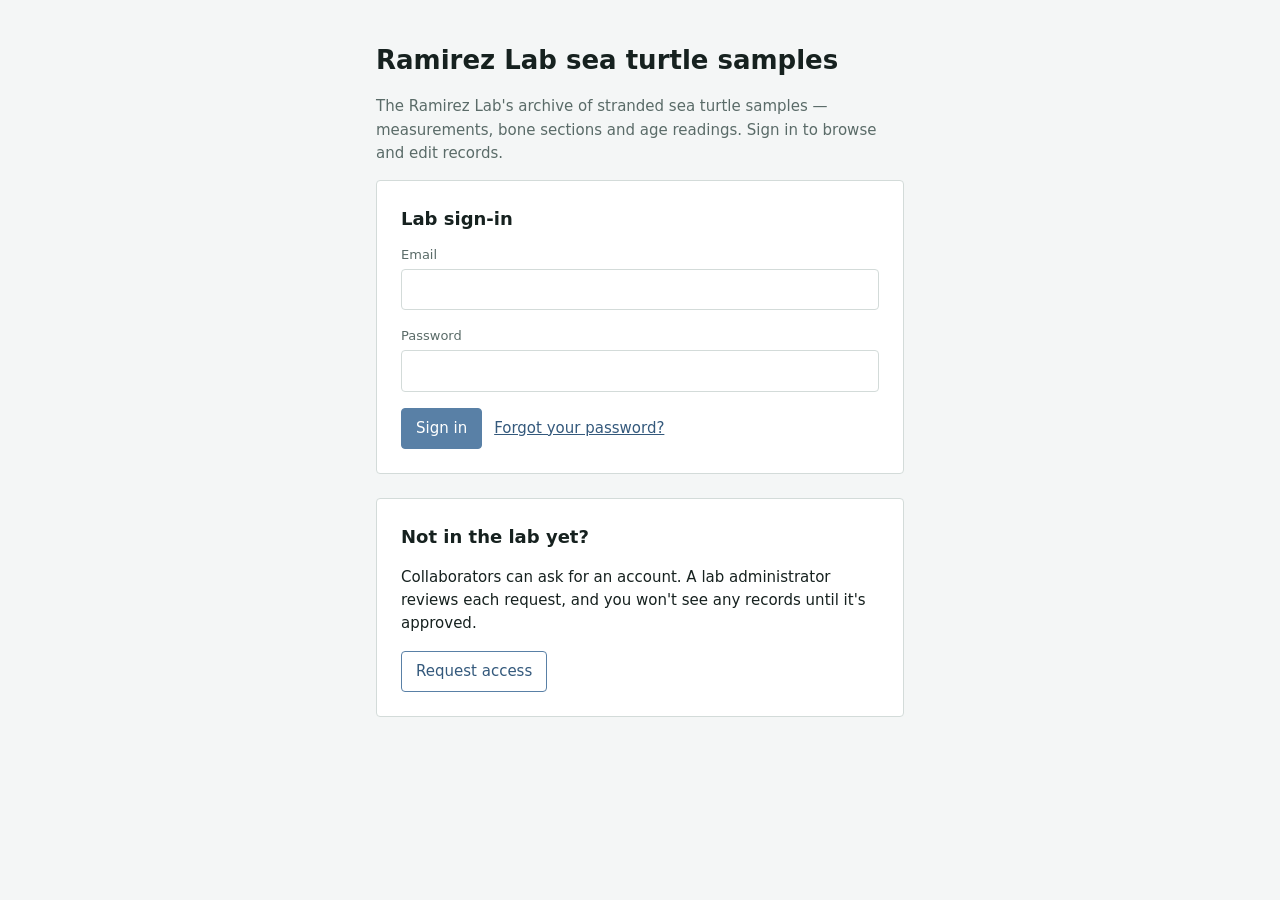
<file: index.html>
<!DOCTYPE html>
<html lang="en">
<head>
<meta charset="utf-8">
<meta name="viewport" content="width=device-width, initial-scale=1">
<title>Sign in · RamirezDB</title>
<link rel="stylesheet" href="assets/styles.css">
</head>
<body>
<header id="shell-header"></header>
<main class="page page-narrow">
  <h1>Ramirez Lab sea turtle samples</h1>
  <p class="lede">
    The Ramirez Lab's archive of stranded sea turtle samples — measurements,
    bone sections and age readings. Sign in to browse and edit records.
  </p>

  <form id="signin" class="card" novalidate>
    <h2>Lab sign-in</h2>
    <div class="field">
      <label for="email">Email</label>
      <input class="input" id="email" name="email" type="email" autocomplete="username" required>
    </div>
    <div class="field">
      <label for="password">Password</label>
      <input class="input" id="password" name="password" type="password" autocomplete="current-password" required>
    </div>
    <div class="captcha" id="captcha"></div>
    <p class="error" id="signin-error" role="alert" hidden></p>
    <div class="row">
      <button class="btn btn-primary" type="submit">Sign in</button>
      <a href="forgot.html">Forgot your password?</a>
    </div>
  </form>

  <section class="card">
    <h2>Not in the lab yet?</h2>
    <p>
      Collaborators can ask for an account. A lab administrator reviews each
      request, and you won't see any records until it's approved.
    </p>
    <a class="btn btn-secondary" href="request-access.html">Request access</a>
  </section>
</main>
<script type="module" src="js/pages/index.js"></script>
</body>
</html>
</file>
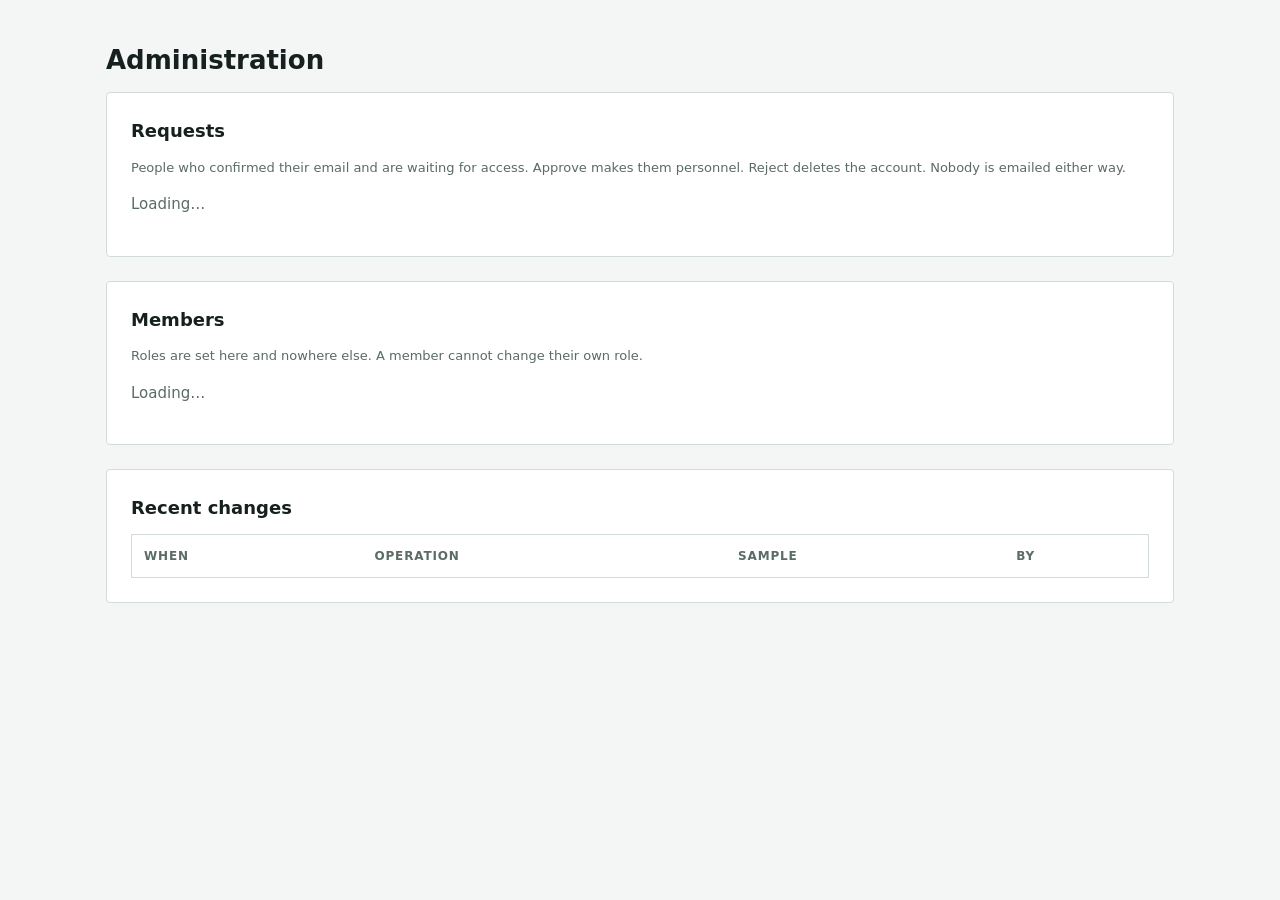
<file: admin.html>
<!DOCTYPE html>
<html lang="en">
<head>
<meta charset="utf-8">
<meta name="viewport" content="width=device-width, initial-scale=1">
<title>Admin · RamirezDB</title>
<link rel="stylesheet" href="assets/styles.css">
</head>
<body>
<header id="shell-header"></header>
<main class="page">
  <h1>Administration</h1>

  <section class="card" id="requests-section">
    <h2>Requests <span class="badge" id="requests-count" hidden></span></h2>
    <p class="hint">
      People who confirmed their email and are waiting for access. Approve makes
      them personnel. Reject deletes the account. Nobody is emailed either way.
    </p>
    <p class="status" id="requests-status" role="status">Loading…</p>
    <table class="table" id="requests" hidden>
      <thead><tr><th>Name</th><th>Affiliation</th><th>Reason</th><th>Requested</th><th></th></tr></thead>
      <tbody></tbody>
    </table>
  </section>

  <section class="card">
    <h2>Members</h2>
    <p class="hint">Roles are set here and nowhere else. A member cannot change their own role.</p>
    <p class="status" id="status" role="status">Loading…</p>
    <table class="table" id="members" hidden>
      <thead><tr><th>Name</th><th>Email</th><th>Role</th><th></th></tr></thead>
      <tbody></tbody>
    </table>
  </section>

  <section class="card">
    <h2>Recent changes</h2>
    <table class="table" id="audit">
      <thead><tr><th>When</th><th>Operation</th><th>Sample</th><th>By</th></tr></thead>
      <tbody></tbody>
    </table>
  </section>
</main>
<script type="module" src="js/pages/admin.js"></script>
</body>
</html>
</file>
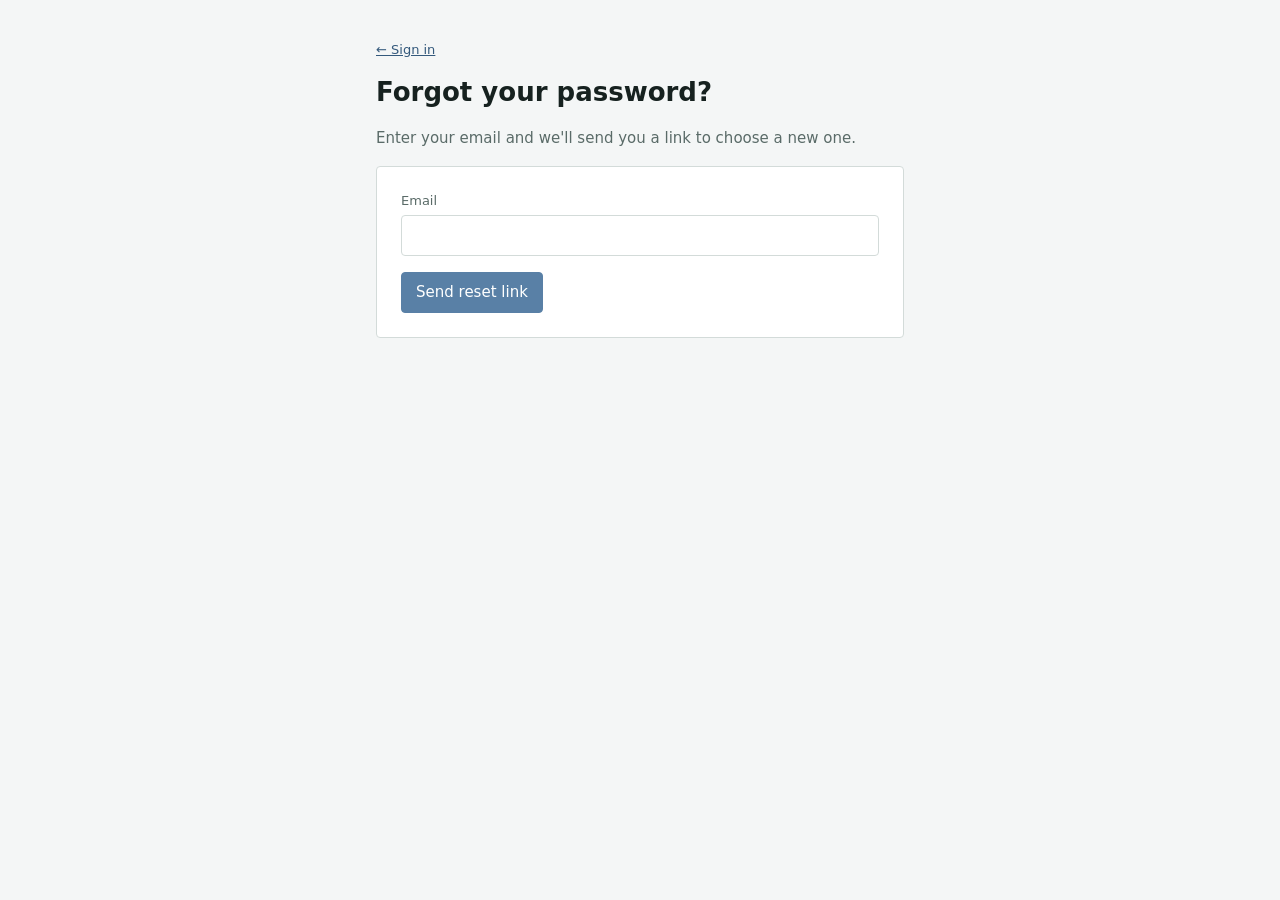
<file: forgot.html>
<!DOCTYPE html>
<html lang="en">
<head>
<meta charset="utf-8">
<meta name="viewport" content="width=device-width, initial-scale=1">
<title>Forgot password · RamirezDB</title>
<link rel="stylesheet" href="assets/styles.css">
</head>
<body>
<header id="shell-header"></header>
<main class="page page-narrow">
  <p class="crumb"><a href="index.html">← Sign in</a></p>
  <h1>Forgot your password?</h1>
  <p class="lede">Enter your email and we'll send you a link to choose a new one.</p>

  <form id="forgot" class="card" novalidate>
    <div class="field">
      <label for="email">Email</label>
      <input class="input" id="email" name="email" type="email" autocomplete="username" required>
    </div>
    <div class="captcha" id="captcha"></div>
    <p class="error" id="forgot-error" role="alert" hidden></p>
    <button class="btn btn-primary" type="submit">Send reset link</button>
  </form>

  <section class="card" id="sent" hidden>
    <h2>Check your email</h2>
    <p>
      If <strong id="sent-email"></strong> has an account, a reset link is on
      its way. It works once and expires after an hour.
    </p>
  </section>
</main>
<script type="module" src="js/pages/forgot.js"></script>
</body>
</html>
</file>
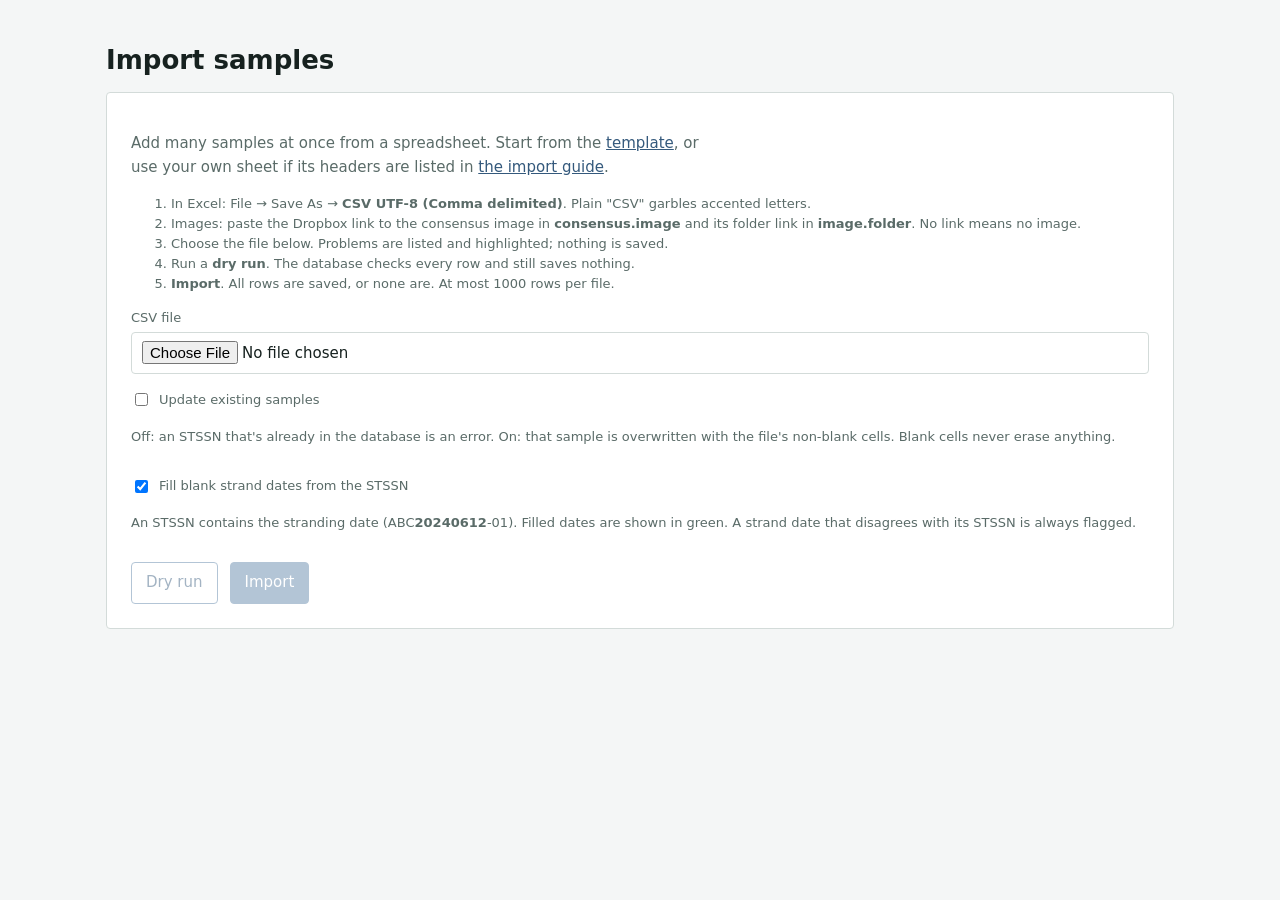
<file: import.html>
<!DOCTYPE html>
<html lang="en">
<head>
<meta charset="utf-8">
<meta name="viewport" content="width=device-width, initial-scale=1">
<title>Import · RamirezDB</title>
<link rel="stylesheet" href="assets/styles.css">
</head>
<body>
<header id="shell-header"></header>
<main class="page">
  <h1>Import samples</h1>

  <section class="card">
    <p class="lede">
      Add many samples at once from a spreadsheet. Start from the
      <a href="assets/import-template.csv" download>template</a>, or use your own
      sheet if its headers are listed in
      <a href="https://github.com/sterlingandrew/RamirezDB/blob/main/docs/import.md">the import guide</a>.
    </p>
    <ol class="hint">
      <li>In Excel: File → Save As → <strong>CSV UTF-8 (Comma delimited)</strong>. Plain "CSV" garbles accented letters.</li>
      <li>Images: paste the Dropbox link to the consensus image in <strong>consensus.image</strong> and its folder link in <strong>image.folder</strong>. No link means no image.</li>
      <li>Choose the file below. Problems are listed and highlighted; nothing is saved.</li>
      <li>Run a <strong>dry run</strong>. The database checks every row and still saves nothing.</li>
      <li><strong>Import</strong>. All rows are saved, or none are. At most 1000 rows per file.</li>
    </ol>

    <div class="field">
      <label for="file">CSV file</label>
      <input class="input" id="file" type="file" accept=".csv,text/csv">
    </div>
    <div class="field">
      <label class="check">
        <input type="checkbox" id="update-existing">
        Update existing samples
      </label>
      <p class="hint">
        Off: an STSSN that's already in the database is an error. On: that sample is
        overwritten with the file's non-blank cells. Blank cells never erase anything.
      </p>
    </div>

    <div class="field">
      <label class="check">
        <input type="checkbox" id="fill-dates" checked>
        Fill blank strand dates from the STSSN
      </label>
      <p class="hint">
        An STSSN contains the stranding date (ABC<strong>20240612</strong>-01). Filled dates are
        shown in green. A strand date that disagrees with its STSSN is always flagged.
      </p>
    </div>

    <div class="error" id="fatal" role="alert" hidden></div>
    <p class="hint" id="summary"></p>
    <p class="status" id="status" role="status"></p>
    <p class="result" id="result" role="status" hidden></p>

    <div class="row">
      <button class="btn btn-secondary" id="dry-run" type="button" disabled>Dry run</button>
      <button class="btn btn-primary" id="commit" type="button" disabled>Import</button>
    </div>
  </section>

  <section class="card" id="errors-section" hidden>
    <h2 id="errors-heading">Problems</h2>
    <ul class="problems" id="errors"></ul>
  </section>

  <section class="card" id="fixes-section" hidden>
    <details>
      <summary id="fixes-summary">Automatic fixes</summary>
      <p class="hint">
        STSSN repairs come from the lab's ID tool: two-digit years become four
        (ABC990612-01 → ABC19990612-01), underscores become dashes, stray spaces
        go. Start an ID with * to keep it exactly as written.
      </p>
      <ul class="problems" id="fixes"></ul>
    </details>
  </section>

  <section class="card" id="preview-section" hidden>
    <h2>Preview</h2>
    <p class="hint" id="preview-note"></p>
    <div class="table-wrap">
      <table class="table" id="preview"><thead></thead><tbody></tbody></table>
    </div>
  </section>
</main>
<script type="module" src="js/pages/import.js"></script>
</body>
</html>
</file>
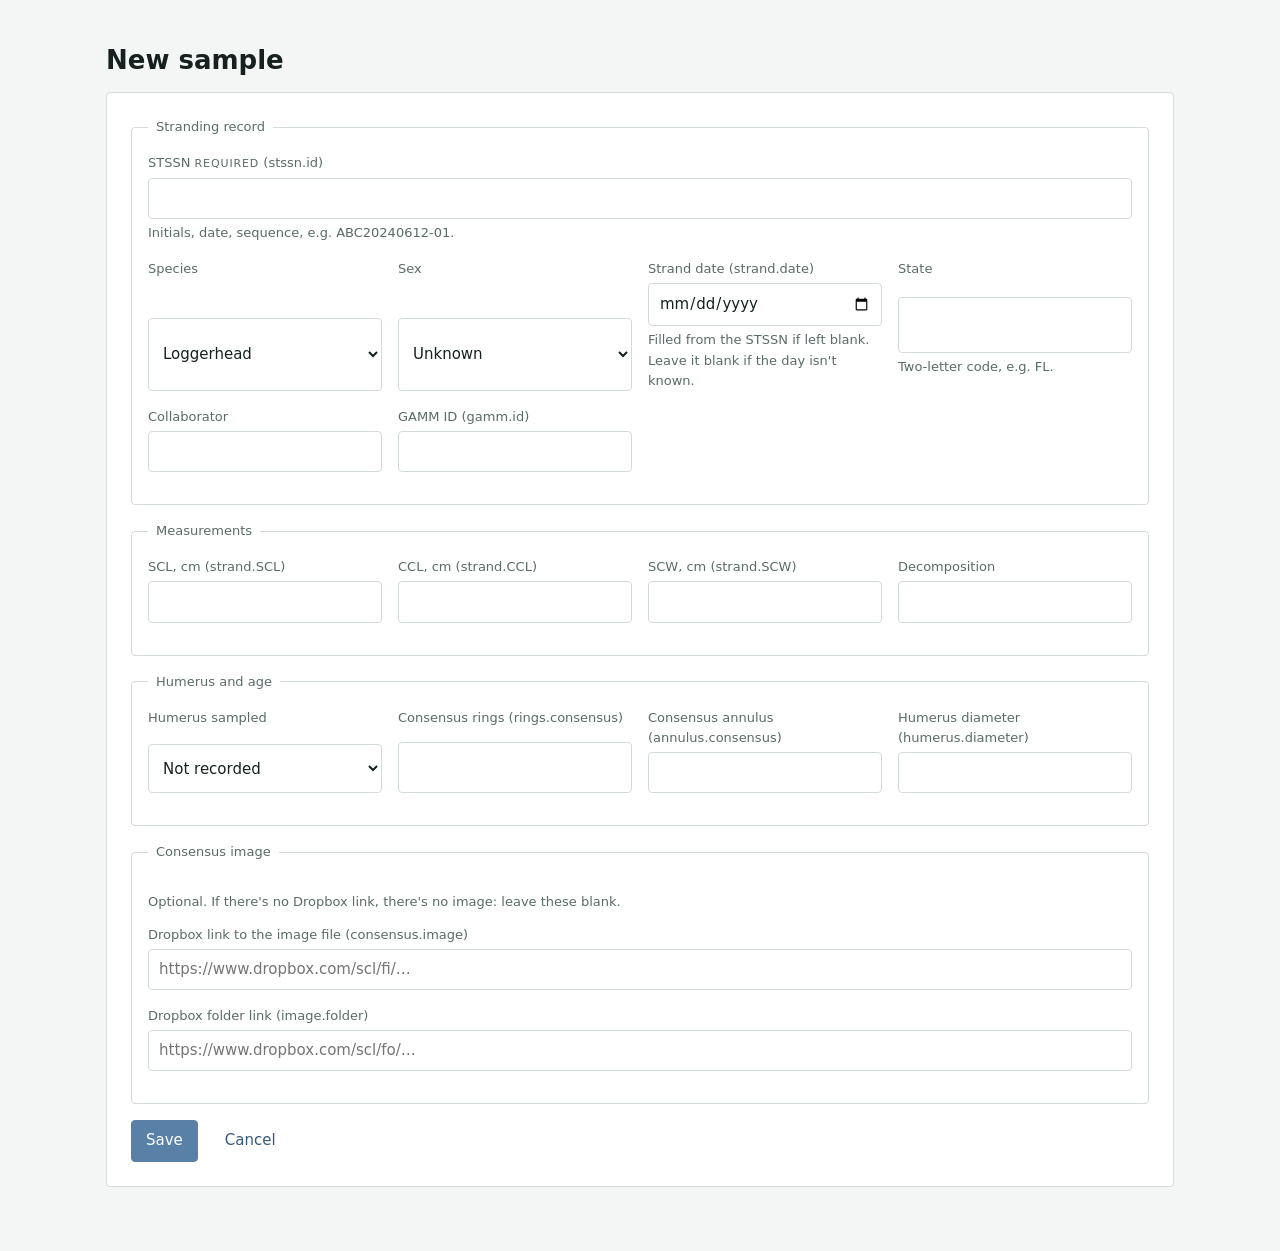
<file: new-sample.html>
<!DOCTYPE html>
<html lang="en">
<head>
<meta charset="utf-8">
<meta name="viewport" content="width=device-width, initial-scale=1">
<title>New sample · RamirezDB</title>
<link rel="stylesheet" href="assets/styles.css">
</head>
<body>
<header id="shell-header"></header>
<main class="page">
  <h1>New sample</h1>

  <!-- Every sample column the CSV import accepts, with the template's names in
       brackets, so the form, the template and the detail page match. Each
       field is checked by the import's own rules (js/import-rules.js) when you
       leave it: errors in red, warnings in grey, automatic fixes in green. -->
  <form id="new-sample" class="card" novalidate>
    <fieldset class="fieldset">
      <legend>Stranding record</legend>
      <div class="form-grid">
        <div class="field field-wide">
          <label for="stssn">STSSN <span class="req">required</span> <span class="hint">(stssn.id)</span></label>
          <input class="input" id="stssn" name="stssn" maxlength="25" required autocomplete="off">
          <p class="hint field-msg" data-for="stssn">Initials, date, sequence, e.g. ABC20240612-01.</p>
        </div>
        <div class="field">
          <label for="species">Species</label>
          <select class="input" id="species" name="species">
            <option value="cc">Loggerhead</option>
            <option value="cm">Green</option>
            <option value="dc">Leatherback</option>
            <option value="ei">Hawksbill</option>
            <option value="lk">Kemp's ridley</option>
            <option value="u">Unknown</option>
          </select>
        </div>
        <div class="field">
          <label for="sex">Sex</label>
          <select class="input" id="sex" name="sex">
            <option value="u">Unknown</option>
            <option value="f">Female</option>
            <option value="m">Male</option>
          </select>
        </div>
        <div class="field">
          <label for="strand_date">Strand date <span class="hint">(strand.date)</span></label>
          <input class="input" id="strand_date" name="strand_date" type="date">
          <p class="hint field-msg" data-for="strand_date">Filled from the STSSN if left blank. Leave it blank if the day isn't known.</p>
        </div>
        <div class="field">
          <label for="state">State</label>
          <input class="input" id="state" name="state" maxlength="6" autocomplete="off">
          <p class="hint field-msg" data-for="state">Two-letter code, e.g. FL.</p>
        </div>
        <div class="field">
          <label for="collaborator">Collaborator</label>
          <input class="input" id="collaborator" name="collaborator" maxlength="255">
          <p class="hint field-msg" data-for="collaborator"></p>
        </div>
        <div class="field">
          <label for="gamm_id">GAMM ID <span class="hint">(gamm.id)</span></label>
          <input class="input" id="gamm_id" name="gamm_id">
          <p class="hint field-msg" data-for="gamm_id"></p>
        </div>
      </div>
    </fieldset>

    <fieldset class="fieldset">
      <legend>Measurements</legend>
      <div class="form-grid">
        <div class="field">
          <label for="strand_scl">SCL, cm <span class="hint">(strand.SCL)</span></label>
          <input class="input" id="strand_scl" name="strand_scl" inputmode="decimal">
          <p class="hint field-msg" data-for="strand_scl"></p>
        </div>
        <div class="field">
          <label for="strand_ccl">CCL, cm <span class="hint">(strand.CCL)</span></label>
          <input class="input" id="strand_ccl" name="strand_ccl" inputmode="decimal">
          <p class="hint field-msg" data-for="strand_ccl"></p>
        </div>
        <div class="field">
          <label for="strand_scw">SCW, cm <span class="hint">(strand.SCW)</span></label>
          <input class="input" id="strand_scw" name="strand_scw" inputmode="decimal">
          <p class="hint field-msg" data-for="strand_scw"></p>
        </div>
        <div class="field">
          <label for="decomposition">Decomposition</label>
          <input class="input" id="decomposition" name="decomposition" inputmode="numeric">
          <p class="hint field-msg" data-for="decomposition"></p>
        </div>
      </div>
    </fieldset>

    <fieldset class="fieldset">
      <legend>Humerus and age</legend>
      <div class="form-grid">
        <div class="field">
          <label for="processed_bone">Humerus sampled</label>
          <select class="input" id="processed_bone" name="processed_bone">
            <option value="">Not recorded</option>
            <option value="left">Left</option>
            <option value="right">Right</option>
            <option value="left &amp; right">Left &amp; right</option>
            <option value="unknown">Unknown</option>
          </select>
        </div>
        <div class="field">
          <label for="rings_consensus">Consensus rings <span class="hint">(rings.consensus)</span></label>
          <input class="input" id="rings_consensus" name="rings_consensus" inputmode="numeric">
          <p class="hint field-msg" data-for="rings_consensus"></p>
        </div>
        <div class="field">
          <label for="annulus_consensus">Consensus annulus <span class="hint">(annulus.consensus)</span></label>
          <input class="input" id="annulus_consensus" name="annulus_consensus" inputmode="decimal">
          <p class="hint field-msg" data-for="annulus_consensus"></p>
        </div>
        <div class="field">
          <label for="humerus_diameter">Humerus diameter <span class="hint">(humerus.diameter)</span></label>
          <input class="input" id="humerus_diameter" name="humerus_diameter" inputmode="decimal">
          <p class="hint field-msg" data-for="humerus_diameter"></p>
        </div>
      </div>
    </fieldset>

    <!-- No `name` on these two, so they're not sample columns. -->
    <fieldset class="fieldset" id="image-fields">
      <legend>Consensus image</legend>
      <p class="hint">Optional. If there's no Dropbox link, there's no image: leave these blank.</p>
      <div class="form-grid">
        <div class="field field-wide">
          <label for="image_link">Dropbox link to the image file <span class="hint">(consensus.image)</span></label>
          <input class="input" id="image_link" type="url" maxlength="2083"
                 placeholder="https://www.dropbox.com/scl/fi/…">
          <p class="hint field-msg" data-for="image_link"></p>
        </div>
        <div class="field field-wide">
          <label for="image_folder_link">Dropbox folder link <span class="hint">(image.folder)</span></label>
          <input class="input" id="image_folder_link" type="url" maxlength="2083"
                 placeholder="https://www.dropbox.com/scl/fo/…">
          <p class="hint field-msg" data-for="image_folder_link"></p>
        </div>
      </div>
    </fieldset>

    <p class="error" id="form-error" hidden></p>
    <div class="row">
      <button class="btn btn-primary" type="submit">Save</button>
      <a class="btn btn-ghost" href="samples.html">Cancel</a>
    </div>
  </form>
</main>
<script type="module" src="js/pages/new-sample.js"></script>
</body>
</html>
</file>
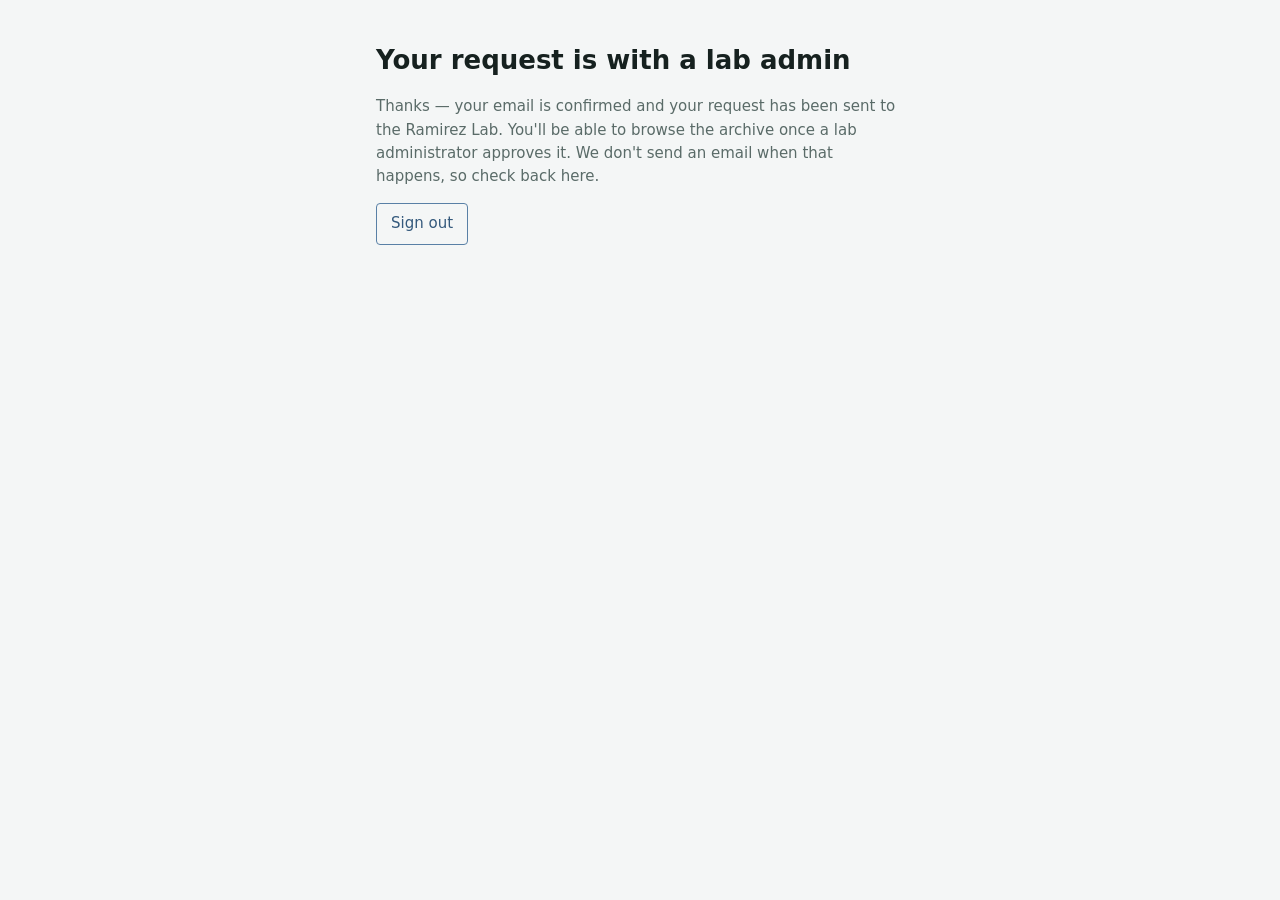
<file: pending.html>
<!DOCTYPE html>
<html lang="en">
<head>
<meta charset="utf-8">
<meta name="viewport" content="width=device-width, initial-scale=1">
<title>Request pending · RamirezDB</title>
<link rel="stylesheet" href="assets/styles.css">
</head>
<body>
<header id="shell-header"></header>
<main class="page page-narrow">
  <h1>Your request is with a lab admin</h1>
  <p class="lede">
    Thanks — your email is confirmed and your request has been sent to the
    Ramirez Lab. You'll be able to browse the archive once a lab administrator
    approves it. We don't send an email when that happens, so check back here.
  </p>

  <section class="card" id="details" hidden>
    <h2>What you sent</h2>
    <dl class="pairs">
      <dt>Name</dt><dd id="d-name"></dd>
      <dt>Email</dt><dd id="d-email"></dd>
      <dt>Affiliation</dt><dd id="d-affiliation"></dd>
      <dt>Reason</dt><dd id="d-reason" class="prewrap"></dd>
      <dt>Requested</dt><dd id="d-date"></dd>
    </dl>
  </section>

  <p><button class="btn btn-secondary" id="sign-out" type="button">Sign out</button></p>
</main>
<script type="module" src="js/pages/pending.js"></script>
</body>
</html>
</file>
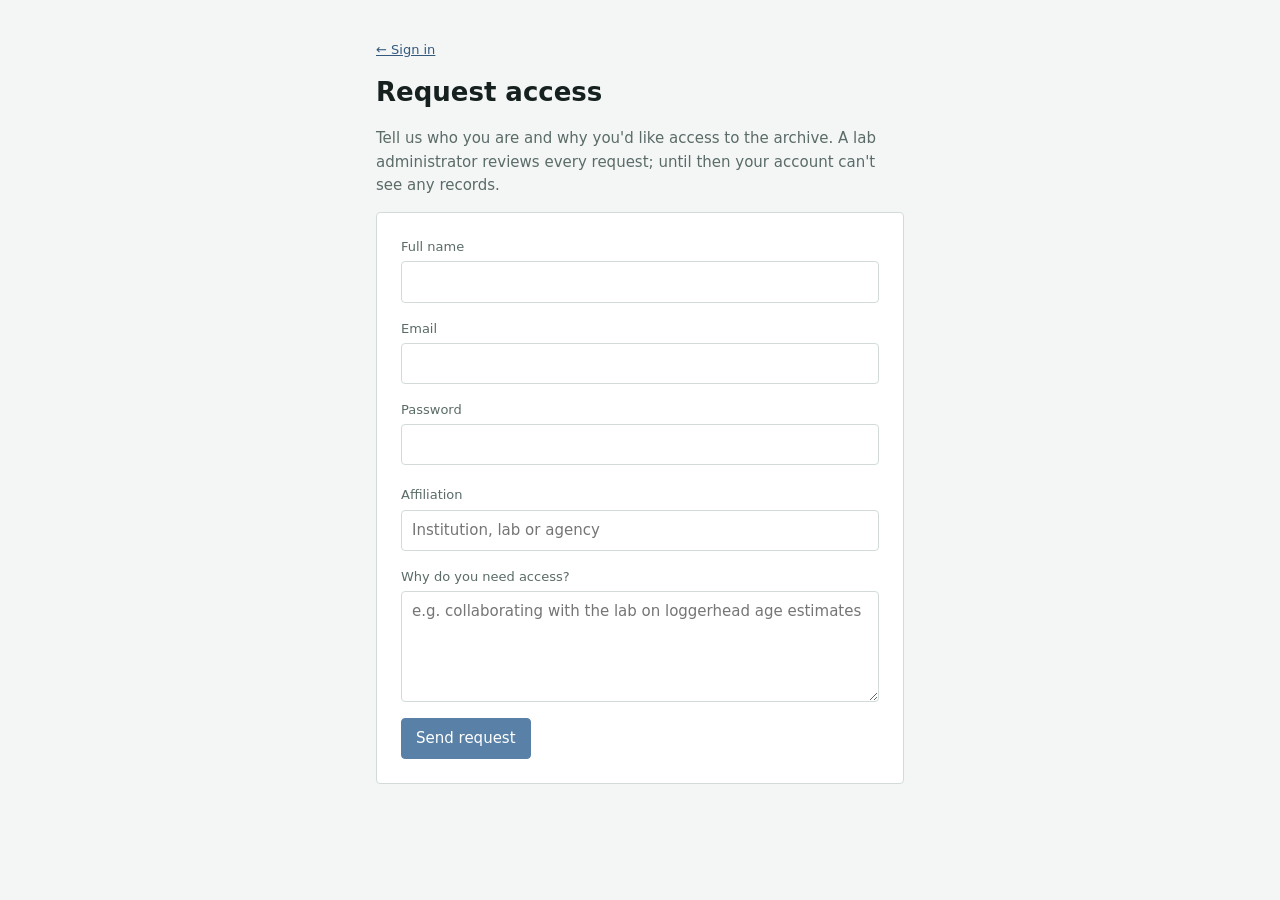
<file: request-access.html>
<!DOCTYPE html>
<html lang="en">
<head>
<meta charset="utf-8">
<meta name="viewport" content="width=device-width, initial-scale=1">
<title>Request access · RamirezDB</title>
<link rel="stylesheet" href="assets/styles.css">
</head>
<body>
<header id="shell-header"></header>
<main class="page page-narrow">
  <p class="crumb"><a href="index.html">← Sign in</a></p>
  <h1>Request access</h1>
  <p class="lede">
    Tell us who you are and why you'd like access to the archive. A lab
    administrator reviews every request; until then your account can't see any
    records.
  </p>

  <form id="request" class="card" novalidate>
    <div class="field">
      <label for="full_name">Full name</label>
      <input class="input" id="full_name" name="full_name" autocomplete="name" maxlength="200" required>
    </div>
    <div class="field">
      <label for="email">Email</label>
      <input class="input" id="email" name="email" type="email" autocomplete="email" required>
    </div>
    <div class="field">
      <label for="password">Password</label>
      <input class="input" id="password" name="password" type="password" autocomplete="new-password" required>
      <span class="hint" id="password-hint"></span>
    </div>
    <div class="field">
      <label for="affiliation">Affiliation</label>
      <input class="input" id="affiliation" name="affiliation" maxlength="200"
             placeholder="Institution, lab or agency" required>
    </div>
    <div class="field">
      <label for="reason">Why do you need access?</label>
      <textarea class="input" id="reason" name="reason" rows="4" maxlength="2000"
                placeholder="e.g. collaborating with the lab on loggerhead age estimates" required></textarea>
    </div>
    <div class="captcha" id="captcha"></div>
    <p class="error" id="request-error" role="alert" hidden></p>
    <button class="btn btn-primary" type="submit">Send request</button>
  </form>

  <section class="card" id="sent" hidden>
    <h2>Check your email</h2>
    <p>
      We've sent a confirmation link to <strong id="sent-email"></strong>.
      Click it to send your request to the Ramirez Lab. If it doesn't arrive in
      a few minutes, check your spam folder.
    </p>
  </section>
</main>
<script type="module" src="js/pages/request-access.js"></script>
</body>
</html>
</file>
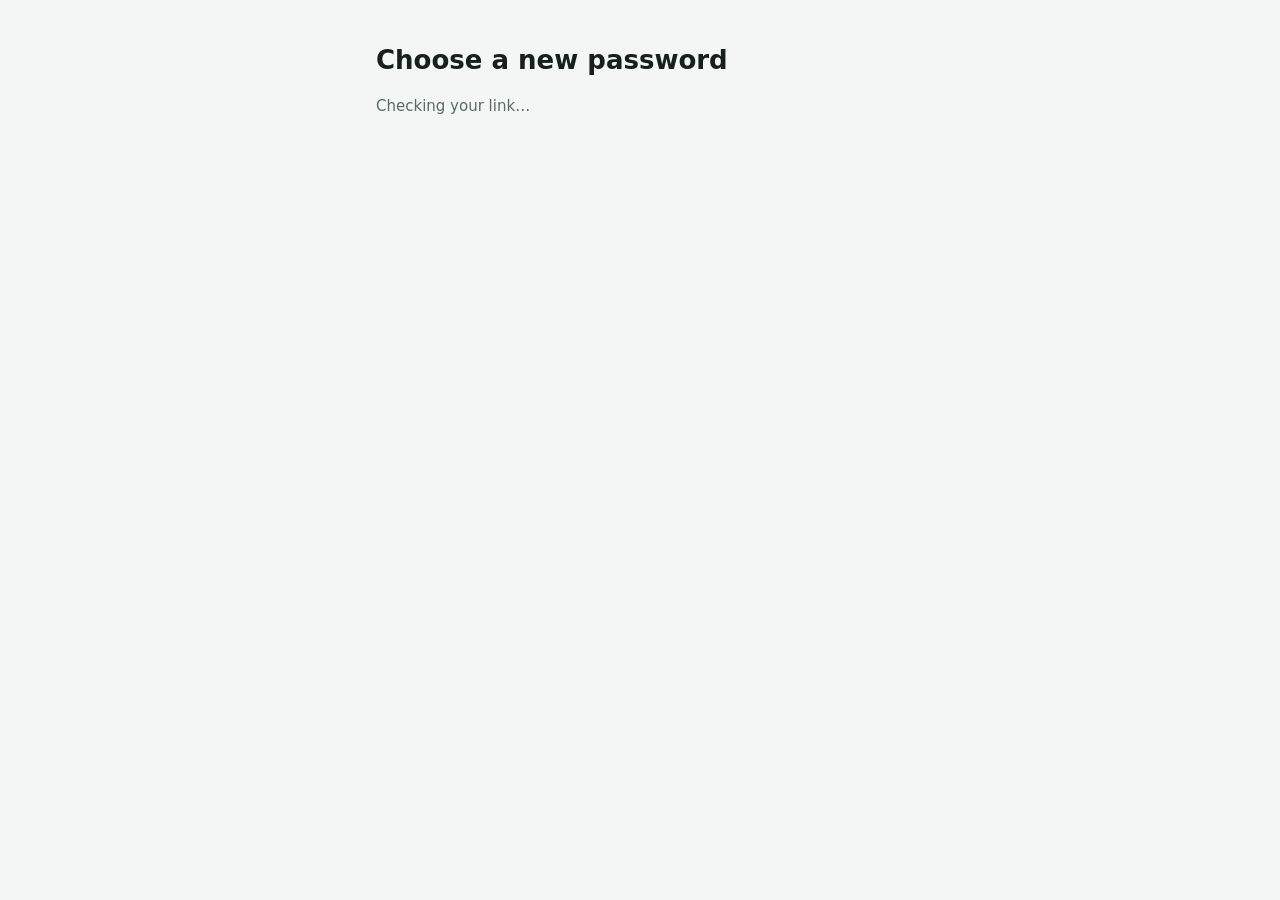
<file: reset.html>
<!DOCTYPE html>
<html lang="en">
<head>
<meta charset="utf-8">
<meta name="viewport" content="width=device-width, initial-scale=1">
<title>Choose a new password · RamirezDB</title>
<link rel="stylesheet" href="assets/styles.css">
</head>
<body>
<header id="shell-header"></header>
<main class="page page-narrow">
  <h1>Choose a new password</h1>
  <p class="status" id="status" role="status">Checking your link…</p>

  <form id="reset" class="card" novalidate hidden>
    <div class="field">
      <label for="password">New password</label>
      <input class="input" id="password" name="password" type="password" autocomplete="new-password" required>
      <span class="hint" id="password-hint"></span>
    </div>
    <div class="field">
      <label for="confirm">Type it again</label>
      <input class="input" id="confirm" name="confirm" type="password" autocomplete="new-password" required>
    </div>
    <p class="error" id="reset-error" role="alert" hidden></p>
    <button class="btn btn-primary" type="submit">Save password</button>
  </form>
</main>
<!-- Runs before the modules: the Supabase client may clear the hash while it reads it. -->
<script>window.RESET_HASH = location.hash;</script>
<script type="module" src="js/pages/reset.js"></script>
</body>
</html>
</file>
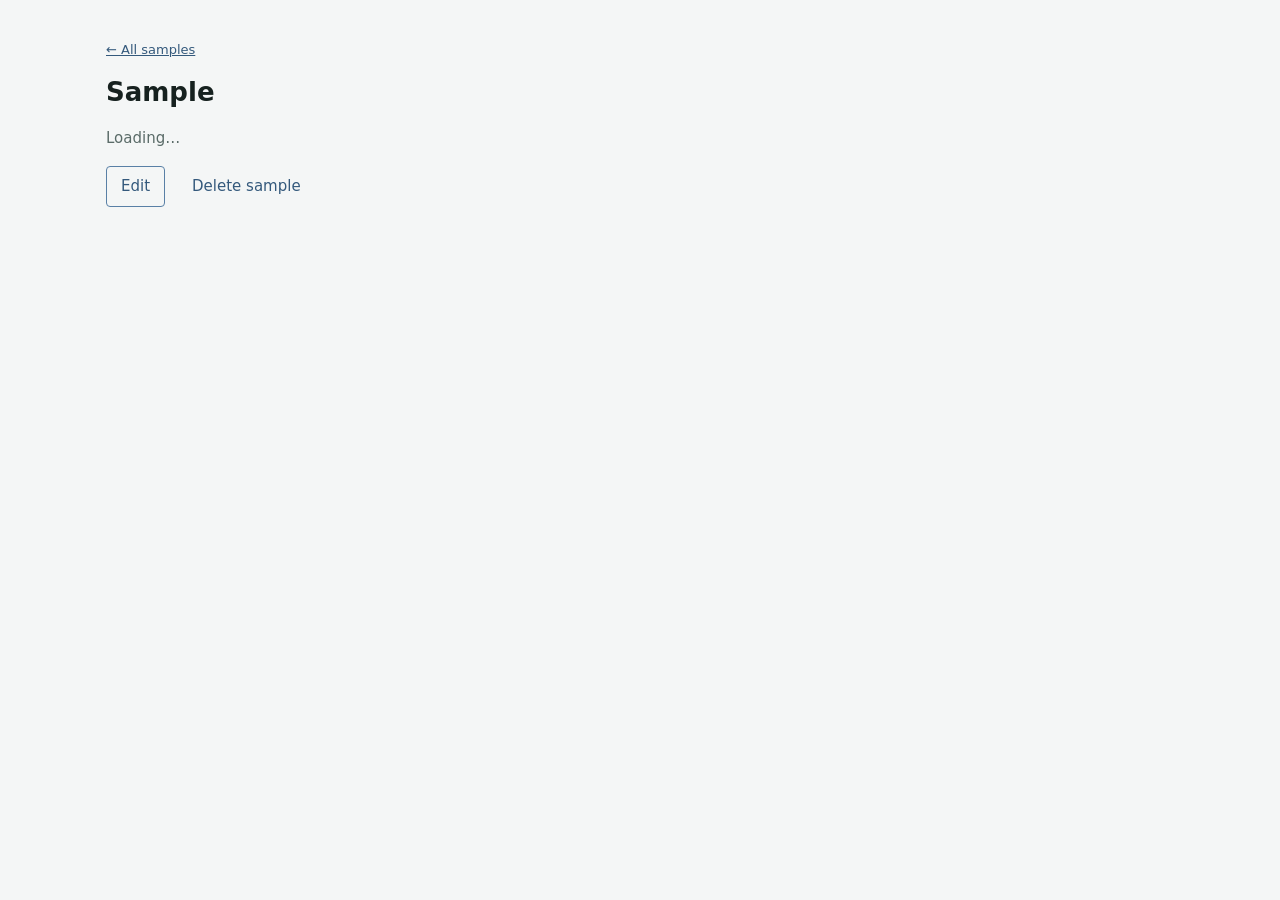
<file: sample.html>
<!DOCTYPE html>
<html lang="en">
<head>
<meta charset="utf-8">
<meta name="viewport" content="width=device-width, initial-scale=1">
<title>Sample · RamirezDB</title>
<link rel="stylesheet" href="assets/styles.css">
</head>
<body>
<header id="shell-header"></header>
<main class="page">
  <p class="crumb"><a href="samples.html">← All samples</a></p>
  <h1 id="title">Sample</h1>
  <p class="status" id="status" role="status">Loading…</p>
  <p class="result" id="flash" role="status" hidden></p>

  <section class="card" id="core" hidden>
    <h2>Stranding record</h2>
    <dl class="pairs" id="core-pairs"></dl>
  </section>

  <!-- Child tables. js/pages/sample.js fills each one from the same spec:
       a table, an Edit/Delete cell per row, and an inline Add form. -->
  <section class="card child" id="alt-ids" hidden></section>
  <section class="card child" id="readings" hidden></section>
  <section class="card child" id="extras" hidden></section>
  <section class="card child" id="notes" hidden></section>

  <section class="card" id="images" hidden>
    <h2>Consensus images</h2>
    <p class="hint" id="images-empty" hidden>No images.</p>
    <div class="thumbs" id="thumbs"></div>
    <form class="inline-form" id="upload" hidden>
      <div class="field">
        <label for="upload-file">Add an image (JPEG, PNG or WebP, up to 50 MB)</label>
        <input class="input" id="upload-file" name="file" type="file"
               accept="image/jpeg,image/png,image/webp" required>
      </div>
      <div class="row">
        <button class="btn btn-primary" type="submit">Upload</button>
      </div>
      <p class="error" role="alert" hidden></p>
    </form>
    <form class="inline-form" id="add-link" hidden>
      <p class="hint">Or paste its Dropbox link: the file is copied into secure storage, where only personnel and admins can see it. If there's no link, there's no image.</p>
      <div class="inline-grid">
        <div class="field">
          <label for="link-file">Dropbox link to the image file</label>
          <input class="input" id="link-file" name="link" type="url" maxlength="2083" required
                 placeholder="https://www.dropbox.com/scl/fi/…">
        </div>
        <div class="field">
          <label for="link-folder">Dropbox folder link (optional)</label>
          <input class="input" id="link-folder" name="folder" type="url" maxlength="2083"
                 placeholder="https://www.dropbox.com/scl/fo/…">
        </div>
      </div>
      <div class="row">
        <button class="btn btn-secondary" type="submit">Add link</button>
      </div>
      <p class="error" role="alert" hidden></p>
    </form>
  </section>

  <section class="card" id="history" hidden>
    <h2>History</h2>
    <p class="hint">The latest changes to this sample and its child records. Only admins see this.</p>
    <div class="table-wrap">
      <table class="table">
        <thead><tr><th>When</th><th>Who</th><th>Change</th></tr></thead>
        <tbody></tbody>
      </table>
    </div>
  </section>

  <p class="row" id="actions" hidden>
    <a class="btn btn-secondary" id="edit-link" href="#">Edit</a>
    <button class="btn btn-ghost" id="delete-sample" type="button" hidden>Delete sample</button>
  </p>

  <section class="card danger-zone" id="delete-panel" hidden aria-live="polite"></section>
</main>
<script type="module" src="js/pages/sample.js"></script>
</body>
</html>
</file>
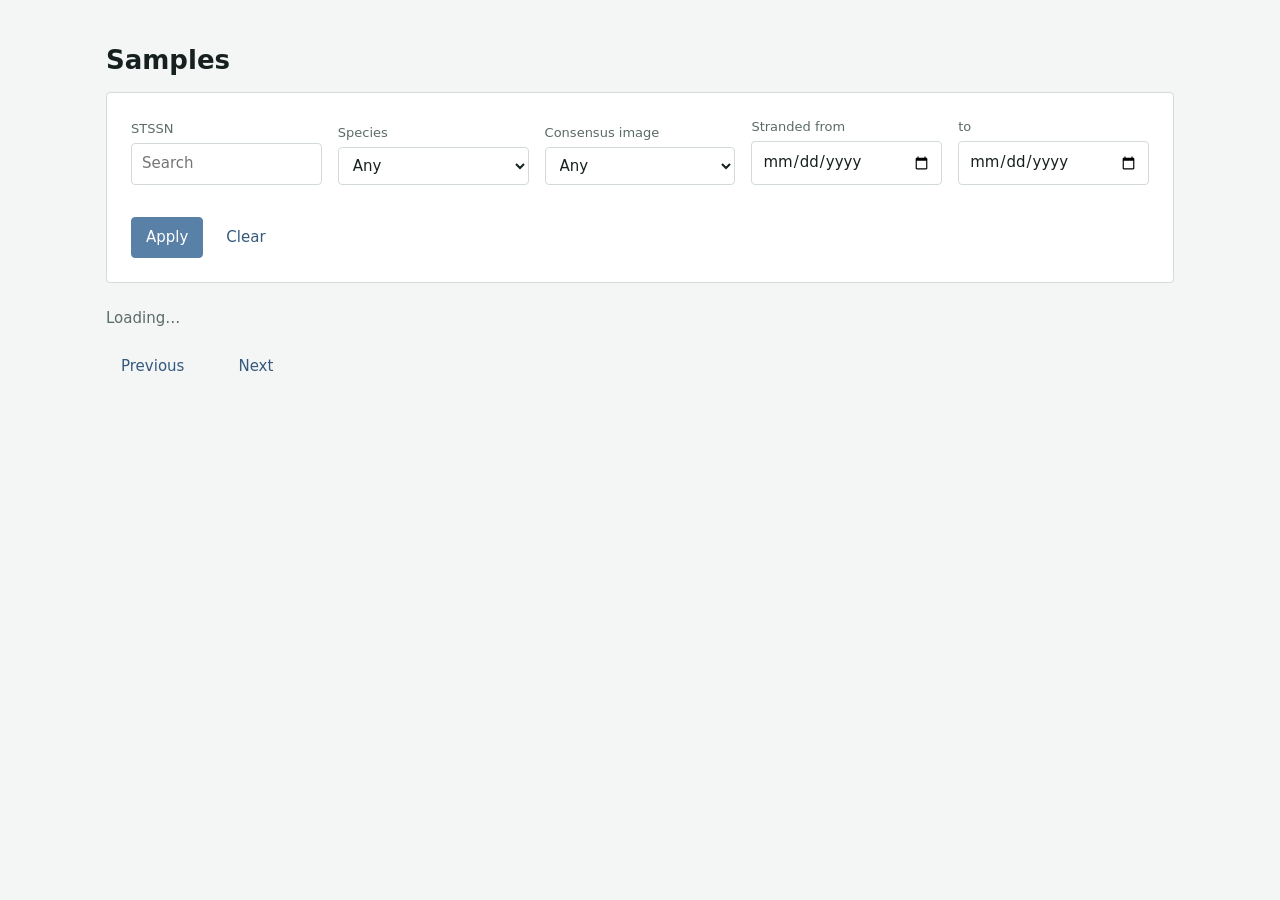
<file: samples.html>
<!DOCTYPE html>
<html lang="en">
<head>
<meta charset="utf-8">
<meta name="viewport" content="width=device-width, initial-scale=1">
<title>Samples · RamirezDB</title>
<link rel="stylesheet" href="assets/styles.css">
</head>
<body>
<header id="shell-header"></header>
<main class="page">
  <h1>Samples</h1>

  <form id="filters" class="filters card">
    <div class="field">
      <label for="q">STSSN</label>
      <input class="input" id="q" name="q" type="search" placeholder="Search">
    </div>
    <div class="field">
      <label for="species">Species</label>
      <select class="input" id="species" name="species">
        <option value="">Any</option>
        <option value="cc">Loggerhead</option>
        <option value="cm">Green</option>
        <option value="dc">Leatherback</option>
        <option value="ei">Hawksbill</option>
        <option value="lk">Kemp's ridley</option>
        <option value="u">Unknown</option>
      </select>
    </div>
    <div class="field">
      <label for="image">Consensus image</label>
      <select class="input" id="image" name="image">
        <option value="">Any</option>
        <option value="yes">Has an image</option>
        <option value="no">No image</option>
      </select>
    </div>
    <div class="field">
      <label for="from">Stranded from</label>
      <input class="input" id="from" name="from" type="date">
    </div>
    <div class="field">
      <label for="to">to</label>
      <input class="input" id="to" name="to" type="date">
    </div>
    <div class="filters-actions">
      <button class="btn btn-primary" type="submit">Apply</button>
      <button class="btn btn-ghost" type="reset">Clear</button>
    </div>
  </form>

  <p class="status" id="status" role="status">Loading…</p>

  <table class="table" id="results" hidden>
    <thead>
      <tr>
        <th>STSSN</th><th>Species</th><th>Stranded</th><th>Sex</th>
        <th>State</th><th class="num">SCL</th><th class="num">Rings</th><th>Image</th>
      </tr>
    </thead>
    <tbody></tbody>
  </table>

  <nav class="pager" id="pager" hidden>
    <button class="btn btn-ghost" data-page="prev" type="button">Previous</button>
    <span id="pager-label"></span>
    <button class="btn btn-ghost" data-page="next" type="button">Next</button>
  </nav>
</main>
<script type="module" src="js/pages/samples.js"></script>
</body>
</html>
</file>
<file: assets/styles.css>
/* RamirezDB — the only stylesheet.
   Everything below reads from these tokens; don't hard-code a colour in a rule. */
:root {
  --bg:            #f4f6f6;
  --surface:       #ffffff;
  --ink:           #16211f;
  --ink-muted:     #5a6b68;
  --line:          #d3dbd9;
  --accent:        #5980a6;
  --accent-ink:    #34597c;   /* accent dark enough for body text */
  --danger:        #9a2e22;
  --warn:          #c08a00;
  --ok:            #2f7d4f;

  --font-body: system-ui, -apple-system, "Segoe UI", sans-serif;
  --space-1: 4px;  --space-2: 8px;  --space-3: 12px;
  --space-4: 16px; --space-5: 24px; --space-6: 40px;
  --radius: 4px;
}

*, *::before, *::after { box-sizing: border-box; }
body {
  margin: 0; background: var(--bg); color: var(--ink);
  font: 15px/1.55 var(--font-body);
}
h1 { font-size: 26px; margin: 0 0 var(--space-3); }
h2 { font-size: 18px; margin: 0 0 var(--space-3); }
a { color: var(--accent-ink); }
a:hover { color: var(--ink); }
:focus-visible { outline: 2px solid var(--accent); outline-offset: 2px; }

.page { max-width: 1100px; margin: 0 auto; padding: var(--space-6) var(--space-4); }
.page-narrow { max-width: 560px; }
.lede { color: var(--ink-muted); max-width: 60ch; }
.hint, .note { color: var(--ink-muted); font-size: 13px; }
.crumb { margin: 0 0 var(--space-3); font-size: 13px; }
.error { color: var(--danger); }
.req { color: var(--ink-muted); font-size: 11px; text-transform: uppercase; letter-spacing: .08em; }
.row { display: flex; gap: var(--space-3); align-items: center; }

/* header — rendered by js/shell.js */
.nav { display: flex; align-items: center; gap: var(--space-5);
  padding: var(--space-3) var(--space-4); background: var(--surface);
  border-bottom: 1px solid var(--line); }
.nav-brand { font-weight: 600; }
.nav-links { display: flex; gap: var(--space-4); margin-left: auto; align-items: center; }
.nav a { text-decoration: none; }
.nav a[aria-current="page"] { box-shadow: inset 0 -2px 0 var(--accent); }
.nav-role { font-size: 12px; text-transform: uppercase; letter-spacing: .08em;
  color: var(--ink-muted); }

.card { background: var(--surface); border: 1px solid var(--line);
  border-radius: var(--radius); padding: var(--space-5); margin: 0 0 var(--space-5); }

.field { display: grid; gap: var(--space-1); margin: 0 0 var(--space-4); }
.field label { font-size: 13px; color: var(--ink-muted); }
.input { width: 100%; padding: 8px 10px; font: inherit; color: inherit;
  background: var(--surface); border: 1px solid var(--line); border-radius: var(--radius); }
.input:hover { border-color: var(--accent); }

.filters { display: grid; grid-template-columns: repeat(auto-fit, minmax(180px, 1fr));
  gap: var(--space-4); align-items: end; }
.filters-actions { display: flex; gap: var(--space-2); }

.btn { display: inline-flex; align-items: center; gap: var(--space-2);
  padding: 8px 14px; font: inherit; border-radius: var(--radius);
  border: 1px solid var(--accent); cursor: pointer; text-decoration: none; }
.btn-primary { background: var(--accent); border-color: var(--accent); color: #fff; }
.btn-primary:hover { background: var(--accent-ink); color: #fff; }
.btn-secondary { background: transparent; color: var(--accent-ink); }
.btn-secondary:hover { background: color-mix(in oklch, var(--accent) 12%, transparent); }
.btn-ghost { background: transparent; border-color: transparent; color: var(--accent-ink); }
.btn-ghost:hover { background: color-mix(in oklch, var(--accent) 10%, transparent); }
.btn-danger { background: var(--danger); border-color: var(--danger); color: #fff; }
.btn-danger:hover { background: color-mix(in oklch, var(--danger) 80%, black); color: #fff; }
.btn:disabled { opacity: .45; cursor: default; }

.table { width: 100%; border-collapse: collapse; background: var(--surface);
  border: 1px solid var(--line); }
.table th { text-align: left; font-size: 12px; text-transform: uppercase;
  letter-spacing: .07em; color: var(--ink-muted);
  border-bottom: 1px solid var(--line); padding: var(--space-3); }
.table td { border-bottom: 1px solid var(--line); padding: var(--space-3); }
.table tbody tr:hover { background: color-mix(in oklch, var(--accent) 6%, transparent); }
.table .num { text-align: right; font-variant-numeric: tabular-nums; }

.pairs { display: grid; grid-template-columns: minmax(140px, auto) 1fr;
  gap: var(--space-2) var(--space-4); margin: 0; }
.pairs dt { color: var(--ink-muted); font-size: 13px; }
.pairs dd { margin: 0; }

.notes { list-style: none; margin: 0; padding: 0; display: grid; gap: var(--space-3); }

.pager { display: flex; gap: var(--space-3); align-items: center;
  margin-top: var(--space-4); }
.status { color: var(--ink-muted); }

/* count badge — Requests heading and the Admin nav link */
.badge { display: inline-block; min-width: 1.6em; padding: 0 6px;
  border-radius: 999px; background: var(--danger); color: #fff;
  font-size: 12px; font-weight: 600; line-height: 1.6; text-align: center;
  vertical-align: middle; }
.badge[hidden] { display: none; }

.prewrap { white-space: pre-wrap; overflow-wrap: anywhere; }
.captcha:not(:empty) { margin: 0 0 var(--space-4); }
textarea.input { resize: vertical; }

/* import.html — preview table and problem list */
.table-wrap { overflow-x: auto; }
.table-wrap .table td { white-space: nowrap; }
.cell-bad  { background: color-mix(in oklch, var(--danger) 16%, transparent);
  box-shadow: inset 0 0 0 1px var(--danger); }
.cell-warn { background: color-mix(in oklch, var(--warn) 22%, transparent); }
.cell-fixed { background: color-mix(in oklch, var(--ok) 16%, transparent); }
details summary { cursor: pointer; font-weight: 600; }
.problems { margin: 0; padding-left: var(--space-5); display: grid; gap: var(--space-1);
  max-height: 24em; overflow-y: auto; }
.problems .warn { color: var(--ink-muted); }
.result { font-weight: 600; color: var(--accent-ink); }
.check { display: flex; gap: var(--space-2); align-items: center; color: var(--ink); }
#fatal p { margin: 0 0 var(--space-2); }

/* sample.html — child tables, inline forms, images, delete panel */
.visually-hidden { position: absolute; width: 1px; height: 1px; overflow: hidden;
  clip: rect(0 0 0 0); white-space: nowrap; }
.table .actions { width: 1%; white-space: nowrap; text-align: right; }
.table .actions .btn { padding: 4px 8px; }
.table td.prewrap { white-space: pre-wrap; overflow-wrap: anywhere; }
.table-wrap .table td.prewrap { white-space: pre-wrap; min-width: 24ch; }
.add-area { margin-top: var(--space-4); }
.inline-form { margin-top: var(--space-4); padding: var(--space-4);
  border: 1px dashed var(--line); border-radius: var(--radius); }
.table .inline-form { margin: 0; white-space: normal; }
.inline-grid { display: grid; grid-template-columns: repeat(auto-fit, minmax(180px, 1fr));
  gap: 0 var(--space-4); }
.inline-grid .field-wide { grid-column: 1 / -1; }
.inline-form .error:not([hidden]) { margin: var(--space-3) 0 0; }
.confirm { display: inline-flex; flex-wrap: wrap; gap: var(--space-2); align-items: center; }
.confirm-q { font-size: 13px; }
.thumbs { display: grid; grid-template-columns: repeat(auto-fill, minmax(180px, 1fr));
  gap: var(--space-4); }
.thumb { margin: 0; display: grid; gap: var(--space-2); align-content: start; }
.thumb img { width: 100%; aspect-ratio: 1; object-fit: cover; display: block;
  border: 1px solid var(--line); border-radius: var(--radius); background: var(--bg); }
.thumb figcaption { overflow-wrap: anywhere; }
.thumb-missing { aspect-ratio: 1; display: grid; place-content: center; text-align: center;
  padding: var(--space-3); font-size: 13px; color: var(--ink-muted);
  border: 1px dashed var(--line); border-radius: var(--radius); }
.danger-zone { border-color: var(--danger); }
.danger-zone ul { margin: 0 0 var(--space-4); }
.result[hidden] { display: none; }
.fieldset { border: 1px solid var(--line); border-radius: var(--radius);
  padding: var(--space-4); margin: 0 0 var(--space-4); }
.fieldset legend { padding: 0 var(--space-2); font-size: 13px; color: var(--ink-muted); }
.fieldset[hidden] { display: none; }
/* new-sample.html — grouped fields with per-field checks */
.form-grid { display: grid; grid-template-columns: repeat(auto-fit, minmax(220px, 1fr));
  gap: 0 var(--space-4); }
.form-grid .field-wide { grid-column: 1 / -1; }
.field-msg { margin: 0; font-size: 13px; }
.field-msg:empty { display: none; }
.field-msg.fixed { color: var(--ok); }
.input[aria-invalid="true"] { border-color: var(--danger); }
</file>
